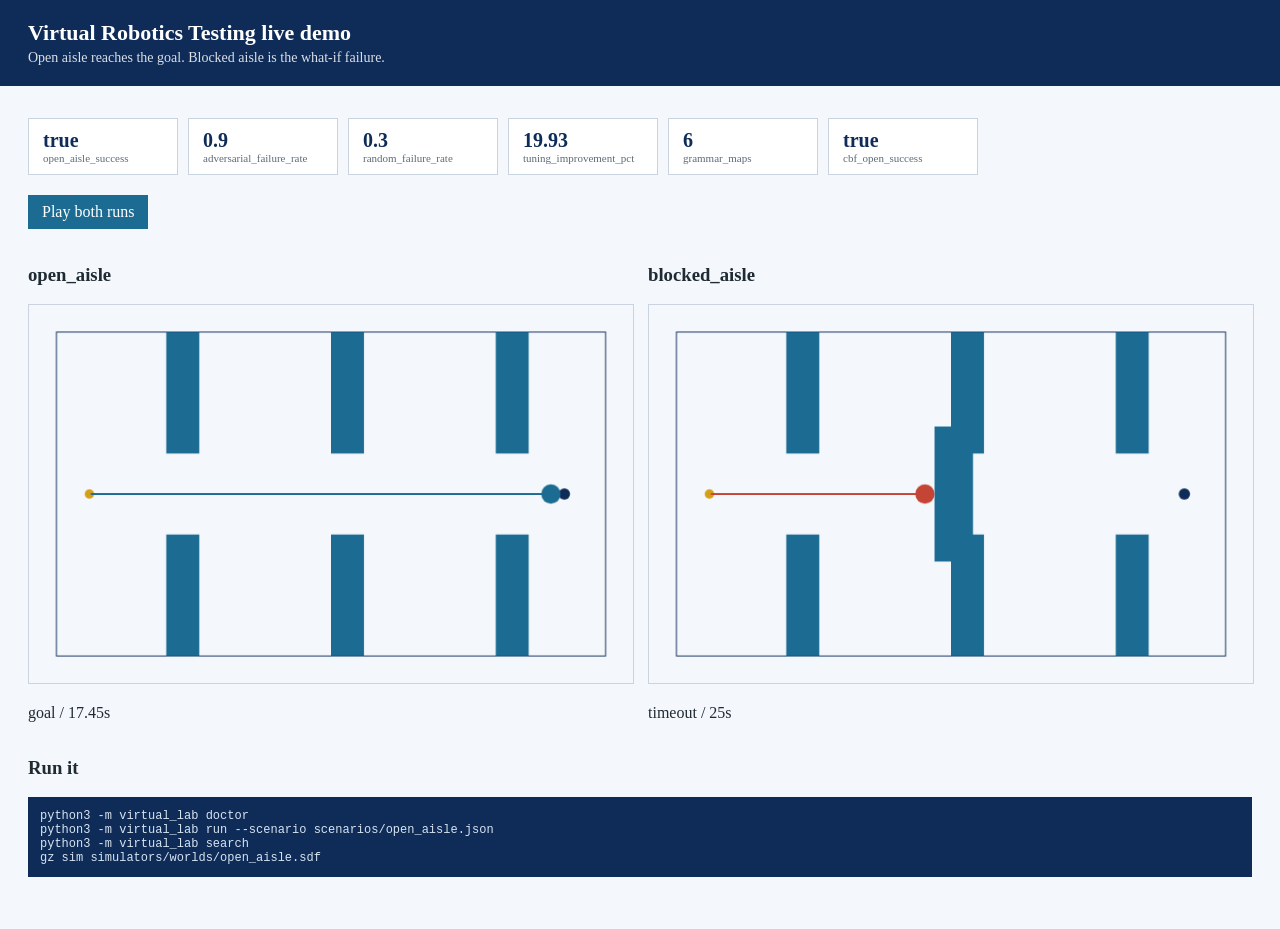
<file: docs/demo/index.html>
<!DOCTYPE html>
<html lang="en">
<head>
<meta charset="utf-8"/>
<title>VRTOP live demo</title>
<style>
  body { margin:0; font-family: Georgia, serif; background:#f4f7fb; color:#1f2a33; }
  header { background:#0f2c59; color:#fff; padding:20px 28px; }
  h1 { margin:0 0 4px; font-size:22px; }
  .sub { opacity:.85; font-size:14px; }
  .wrap { padding:20px 28px 40px; }
  .kpis { display:flex; gap:10px; flex-wrap:wrap; margin:12px 0 20px; }
  .card { background:#fff; border:1px solid #c9d4e0; padding:10px 14px; min-width:120px; }
  .v { font-size:20px; color:#0f2c59; font-weight:bold; }
  .l { font-size:11px; color:#5c6b7a; }
  .grid { display:grid; grid-template-columns:1fr 1fr; gap:16px; }
  canvas { width:100%; background:#fff; border:1px solid #c9d4e0; }
  button { background:#1b6b93; color:#fff; border:0; padding:8px 14px; cursor:pointer; font:inherit; }
  pre { background:#0f2c59; color:#d7e4f0; padding:12px; overflow:auto; font-size:12px; }
  @media (max-width: 900px) { .grid { grid-template-columns:1fr; } }
</style>
</head>
<body>
<header>
  <h1>Virtual Robotics Testing live demo</h1>
  <div class="sub">Open aisle reaches the goal. Blocked aisle is the what-if failure.</div>
</header>
<div class="wrap">
  <div class="kpis" id="kpis"></div>
  <p><button type="button" id="play">Play both runs</button></p>
  <div class="grid">
    <div><h3>open_aisle</h3><canvas id="c-open_aisle" width="640" height="400"></canvas><p id="s-open_aisle"></p></div>
    <div><h3>blocked_aisle</h3><canvas id="c-blocked_aisle" width="640" height="400"></canvas><p id="s-blocked_aisle"></p></div>
  </div>
  <h3>Run it</h3>
<pre>python3 -m virtual_lab doctor
python3 -m virtual_lab run --scenario scenarios/open_aisle.json
python3 -m virtual_lab search
gz sim simulators/worlds/open_aisle.sdf</pre>
</div>
<script>
const DATA = {"kpis": {"open_aisle_success": true, "adversarial_failure_rate": 0.9, "random_failure_rate": 0.3, "tuning_improvement_pct": 19.93, "grammar_maps": 6, "cbf_open_success": true}, "runs": {"open_aisle": {"summary": {"scenario": "open_aisle", "success": true, "outcome": "goal", "duration_s": 17.45, "path_length_m": 16.81, "min_clearance_m": 1.25, "min_barrier": 0.35, "violations": 0, "steps": 349, "throughput_items_per_hr": 206.3}, "width": 20, "height": 12, "radius": 0.35, "start": [1.2, 6.0], "goal": [18.5, 6.0], "obstacles": [[4.0, 0.0, 5.2, 4.5], [4.0, 7.5, 5.2, 12.0], [10.0, 0.0, 11.2, 4.5], [10.0, 7.5, 11.2, 12.0], [16.0, 0.0, 17.2, 4.5], [16.0, 7.5, 17.2, 12.0]], "path": [[1.25, 6.0], [1.4500000000000002, 6.0], [1.6500000000000004, 6.0], [1.8500000000000005, 6.0], [2.0500000000000003, 6.0], [2.2499999999999996, 6.0], [2.449999999999999, 6.0], [2.649999999999998, 6.0], [2.8499999999999974, 6.0], [3.0499999999999967, 6.0], [3.249999999999996, 6.0], [3.4499999999999953, 6.0], [3.6499999999999946, 6.0], [3.849999999999994, 6.0], [4.049999999999994, 6.0], [4.249999999999993, 6.0], [4.449999999999992, 6.0], [4.6499999999999915, 6.0], [4.849999999999991, 6.0], [5.04999999999999, 6.0], [5.249999999999989, 6.0], [5.449999999999989, 6.0], [5.649999999999988, 6.0], [5.849999999999987, 6.0], [6.0499999999999865, 6.0], [6.249999999999986, 6.0], [6.449999999999985, 6.0], [6.649999999999984, 6.0], [6.849999999999984, 6.0], [7.049999999999983, 6.0], [7.249999999999982, 6.0], [7.4499999999999815, 6.0], [7.649999999999981, 6.0], [7.84999999999998, 6.0], [8.04999999999998, 6.0], [8.249999999999982, 6.0], [8.449999999999985, 6.0], [8.649999999999988, 6.0], [8.84999999999999, 6.0], [9.049999999999994, 6.0], [9.249999999999996, 6.0], [9.45, 6.0], [9.650000000000002, 6.0], [9.850000000000005, 6.0], [10.050000000000008, 6.0], [10.25000000000001, 6.0], [10.450000000000014, 6.0], [10.650000000000016, 6.0], [10.85000000000002, 6.0], [11.050000000000022, 6.0], [11.250000000000025, 6.0], [11.450000000000028, 6.0], [11.65000000000003, 6.0], [11.850000000000033, 6.0], [12.050000000000036, 6.0], [12.250000000000039, 6.0], [12.450000000000042, 6.0], [12.650000000000045, 6.0], [12.850000000000048, 6.0], [13.05000000000005, 6.0], [13.250000000000053, 6.0], [13.450000000000056, 6.0], [13.650000000000059, 6.0], [13.850000000000062, 6.0], [14.050000000000065, 6.0], [14.250000000000068, 6.0], [14.45000000000007, 6.0], [14.650000000000073, 6.0], [14.850000000000076, 6.0], [15.050000000000079, 6.0], [15.250000000000082, 6.0], [15.450000000000085, 6.0], [15.650000000000087, 6.0], [15.85000000000009, 6.0], [16.050000000000093, 6.0], [16.250000000000096, 6.0], [16.4500000000001, 6.0], [16.6500000000001, 6.0], [16.850000000000104, 6.0], [17.050000000000104, 6.0], [17.233879691358112, 6.0], [17.39444094072032, 6.0], [17.534640843201984, 6.0], [17.657061494099683, 6.0], [17.763957543960885, 6.0], [17.85729772302494, 6.0], [17.93880109980099, 6.0], [18.009968741565856, 6.0]]}, "blocked_aisle": {"summary": {"scenario": "blocked_aisle", "success": false, "outcome": "timeout", "duration_s": 25.0, "path_length_m": 7.85, "min_clearance_m": 0.35, "min_barrier": -0.55, "violations": 354, "steps": 500, "throughput_items_per_hr": 0.0}, "width": 20, "height": 12, "radius": 0.35, "start": [1.2, 6.0], "goal": [18.5, 6.0], "obstacles": [[4.0, 0.0, 5.2, 4.5], [4.0, 7.5, 5.2, 12.0], [9.4, 3.5, 10.8, 8.5], [10.0, 0.0, 11.2, 4.5], [10.0, 7.5, 11.2, 12.0], [16.0, 0.0, 17.2, 4.5], [16.0, 7.5, 17.2, 12.0]], "path": [[1.25, 6.0], [1.5500000000000003, 6.0], [1.8500000000000005, 6.0], [2.15, 6.0], [2.449999999999999, 6.0], [2.749999999999998, 6.0], [3.0499999999999967, 6.0], [3.3499999999999956, 6.0], [3.6499999999999946, 6.0], [3.9499999999999935, 6.0], [4.249999999999993, 6.0], [4.549999999999992, 6.0], [4.849999999999991, 6.0], [5.14999999999999, 6.0], [5.449999999999989, 6.0], [5.749999999999988, 6.0], [6.0499999999999865, 6.0], [6.349999999999985, 6.0], [6.649999999999984, 6.0], [6.949999999999983, 6.0], [7.249999999999982, 6.0], [7.549999999999981, 6.0], [7.84999999999998, 6.0], [8.14999999999998, 6.0], [8.449999999999985, 6.0], [8.74999999999999, 6.0], [9.049999999999994, 6.0], [9.049999999999994, 6.0], [9.049999999999994, 6.0], [9.049999999999994, 6.0], [9.049999999999994, 6.0], [9.049999999999994, 6.0], [9.049999999999994, 6.0], [9.049999999999994, 6.0], [9.049999999999994, 6.0], [9.049999999999994, 6.0], [9.049999999999994, 6.0], [9.049999999999994, 6.0], [9.049999999999994, 6.0], [9.049999999999994, 6.0], [9.049999999999994, 6.0], [9.049999999999994, 6.0], [9.049999999999994, 6.0], [9.049999999999994, 6.0], [9.049999999999994, 6.0], [9.049999999999994, 6.0], [9.049999999999994, 6.0], [9.049999999999994, 6.0], [9.049999999999994, 6.0], [9.049999999999994, 6.0], [9.049999999999994, 6.0], [9.049999999999994, 6.0], [9.049999999999994, 6.0], [9.049999999999994, 6.0], [9.049999999999994, 6.0], [9.049999999999994, 6.0], [9.049999999999994, 6.0], [9.049999999999994, 6.0], [9.049999999999994, 6.0], [9.049999999999994, 6.0], [9.049999999999994, 6.0], [9.049999999999994, 6.0], [9.049999999999994, 6.0], [9.049999999999994, 6.0], [9.049999999999994, 6.0], [9.049999999999994, 6.0], [9.049999999999994, 6.0], [9.049999999999994, 6.0], [9.049999999999994, 6.0], [9.049999999999994, 6.0], [9.049999999999994, 6.0], [9.049999999999994, 6.0], [9.049999999999994, 6.0], [9.049999999999994, 6.0], [9.049999999999994, 6.0], [9.049999999999994, 6.0], [9.049999999999994, 6.0], [9.049999999999994, 6.0], [9.049999999999994, 6.0], [9.049999999999994, 6.0], [9.049999999999994, 6.0], [9.049999999999994, 6.0], [9.049999999999994, 6.0], [9.049999999999994, 6.0]]}}, "worlds": {"open_aisle": "/workspace/simulators/worlds/open_aisle.sdf", "blocked_aisle": "/workspace/simulators/worlds/blocked_aisle.sdf"}};
function kpi() {
  const box = document.getElementById('kpis');
  Object.entries(DATA.kpis || {}).forEach(([k,v]) => {
    const d = document.createElement('div');
    d.className = 'card';
    d.innerHTML = '<div class="v">'+v+'</div><div class="l">'+k+'</div>';
    box.appendChild(d);
  });
}
function draw(name, t) {
  const run = DATA.runs[name];
  const c = document.getElementById('c-'+name);
  const ctx = c.getContext('2d');
  const sx = c.width / (run.width + 2);
  const sy = c.height / (run.height + 2);
  const X = x => (x+1)*sx;
  const Y = y => c.height - (y+1)*sy;
  ctx.clearRect(0,0,c.width,c.height);
  ctx.fillStyle = '#f4f7fb';
  ctx.fillRect(0,0,c.width,c.height);
  ctx.strokeStyle = '#0f2c59';
  ctx.strokeRect(X(0), Y(run.height), run.width*sx, run.height*sy);
  ctx.fillStyle = '#1b6b93';
  run.obstacles.forEach(b => {
    ctx.fillRect(X(b[0]), Y(b[3]), (b[2]-b[0])*sx, (b[3]-b[1])*sy);
  });
  ctx.fillStyle = '#d4a017';
  ctx.beginPath(); ctx.arc(X(run.start[0]), Y(run.start[1]), 5, 0, 7); ctx.fill();
  ctx.fillStyle = '#0f2c59';
  ctx.beginPath(); ctx.arc(X(run.goal[0]), Y(run.goal[1]), 6, 0, 7); ctx.fill();
  const n = Math.max(1, Math.floor(run.path.length * t));
  ctx.strokeStyle = run.summary.success ? '#1b6b93' : '#c44536';
  ctx.lineWidth = 2;
  ctx.beginPath();
  run.path.slice(0,n).forEach((p,i) => i?ctx.lineTo(X(p[0]),Y(p[1])):ctx.moveTo(X(p[0]),Y(p[1])));
  ctx.stroke();
  if (n) {
    const p = run.path[n-1];
    ctx.beginPath(); ctx.arc(X(p[0]), Y(p[1]), run.radius*sx, 0, 7); ctx.fillStyle = ctx.strokeStyle; ctx.fill();
  }
  document.getElementById('s-'+name).textContent = run.summary.outcome+' / '+run.summary.duration_s+'s';
}
function play() {
  const t0 = performance.now();
  function frame(now) {
    const t = Math.min(1, (now-t0)/2800);
    draw('open_aisle', t);
    draw('blocked_aisle', t);
    if (t<1) requestAnimationFrame(frame);
  }
  requestAnimationFrame(frame);
}
kpi();
draw('open_aisle', 1);
draw('blocked_aisle', 1);
document.getElementById('play').onclick = play;
</script>
</body></html>
</file>
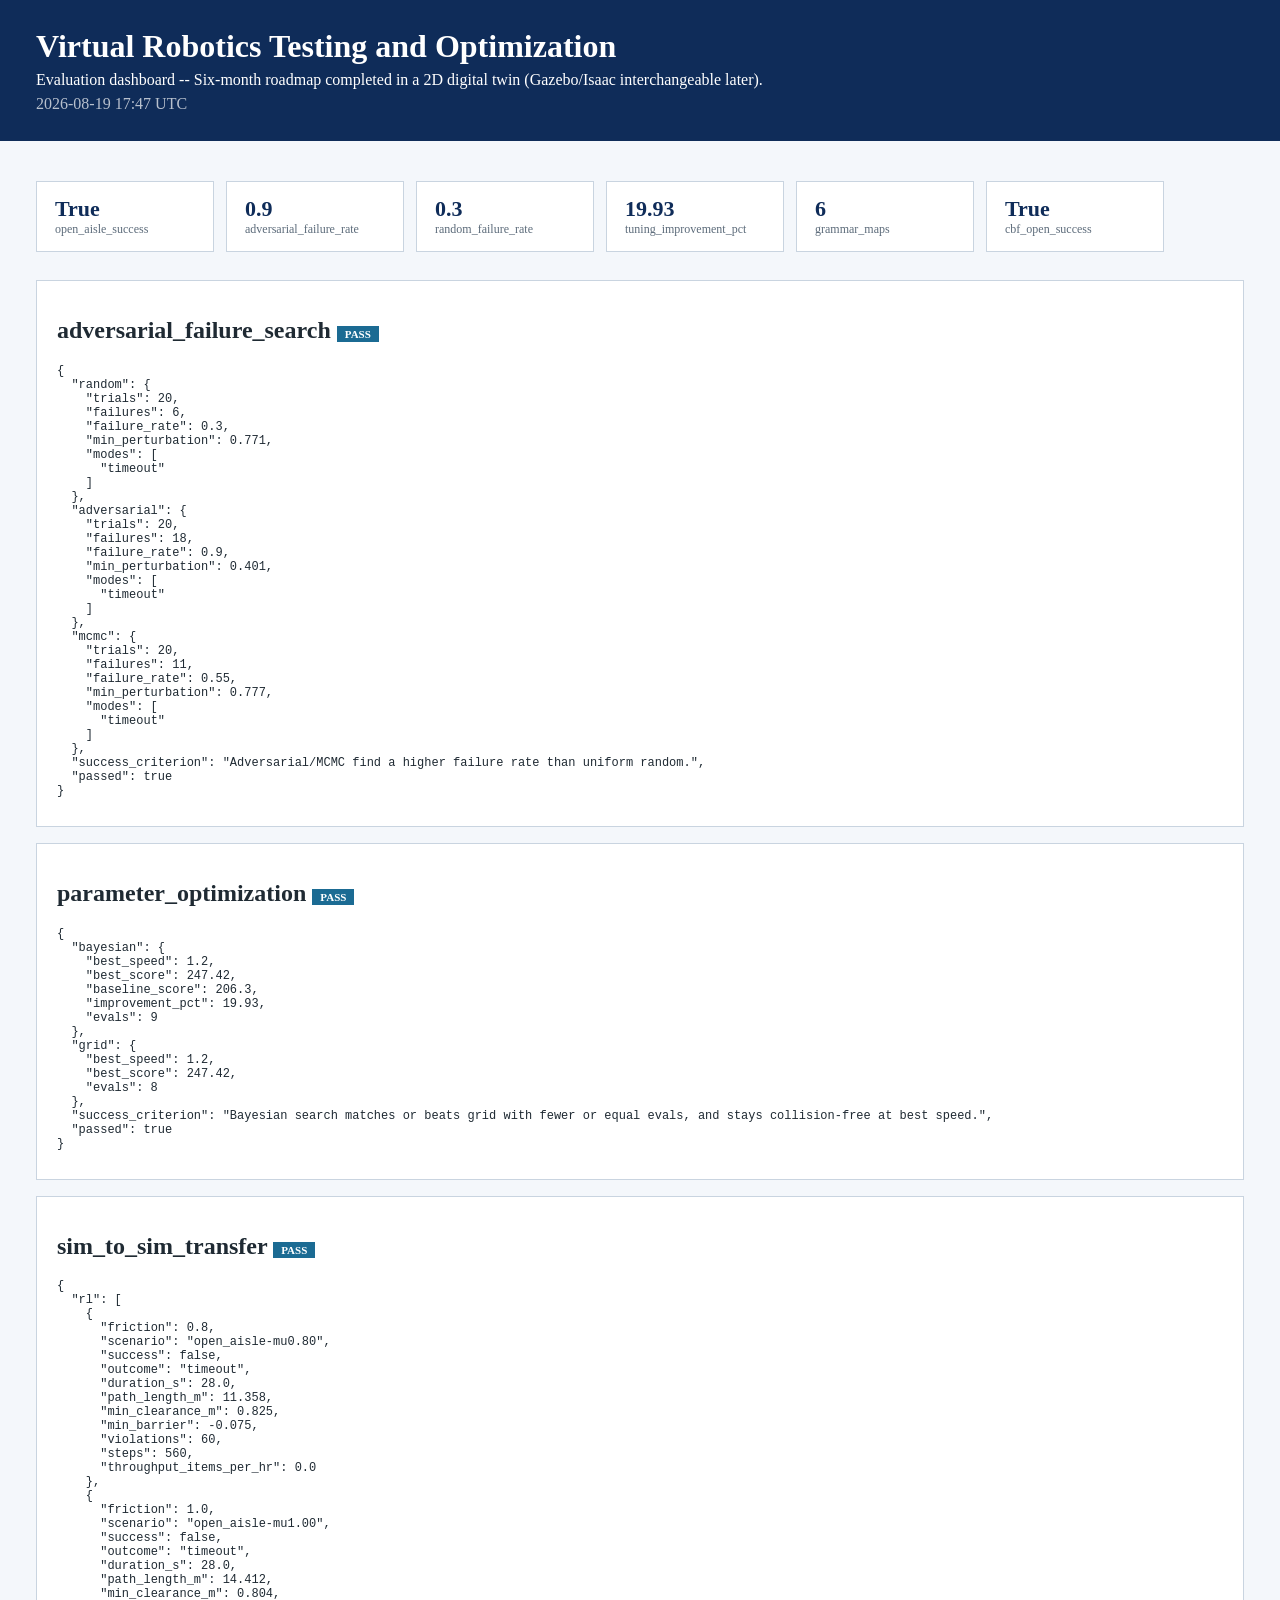
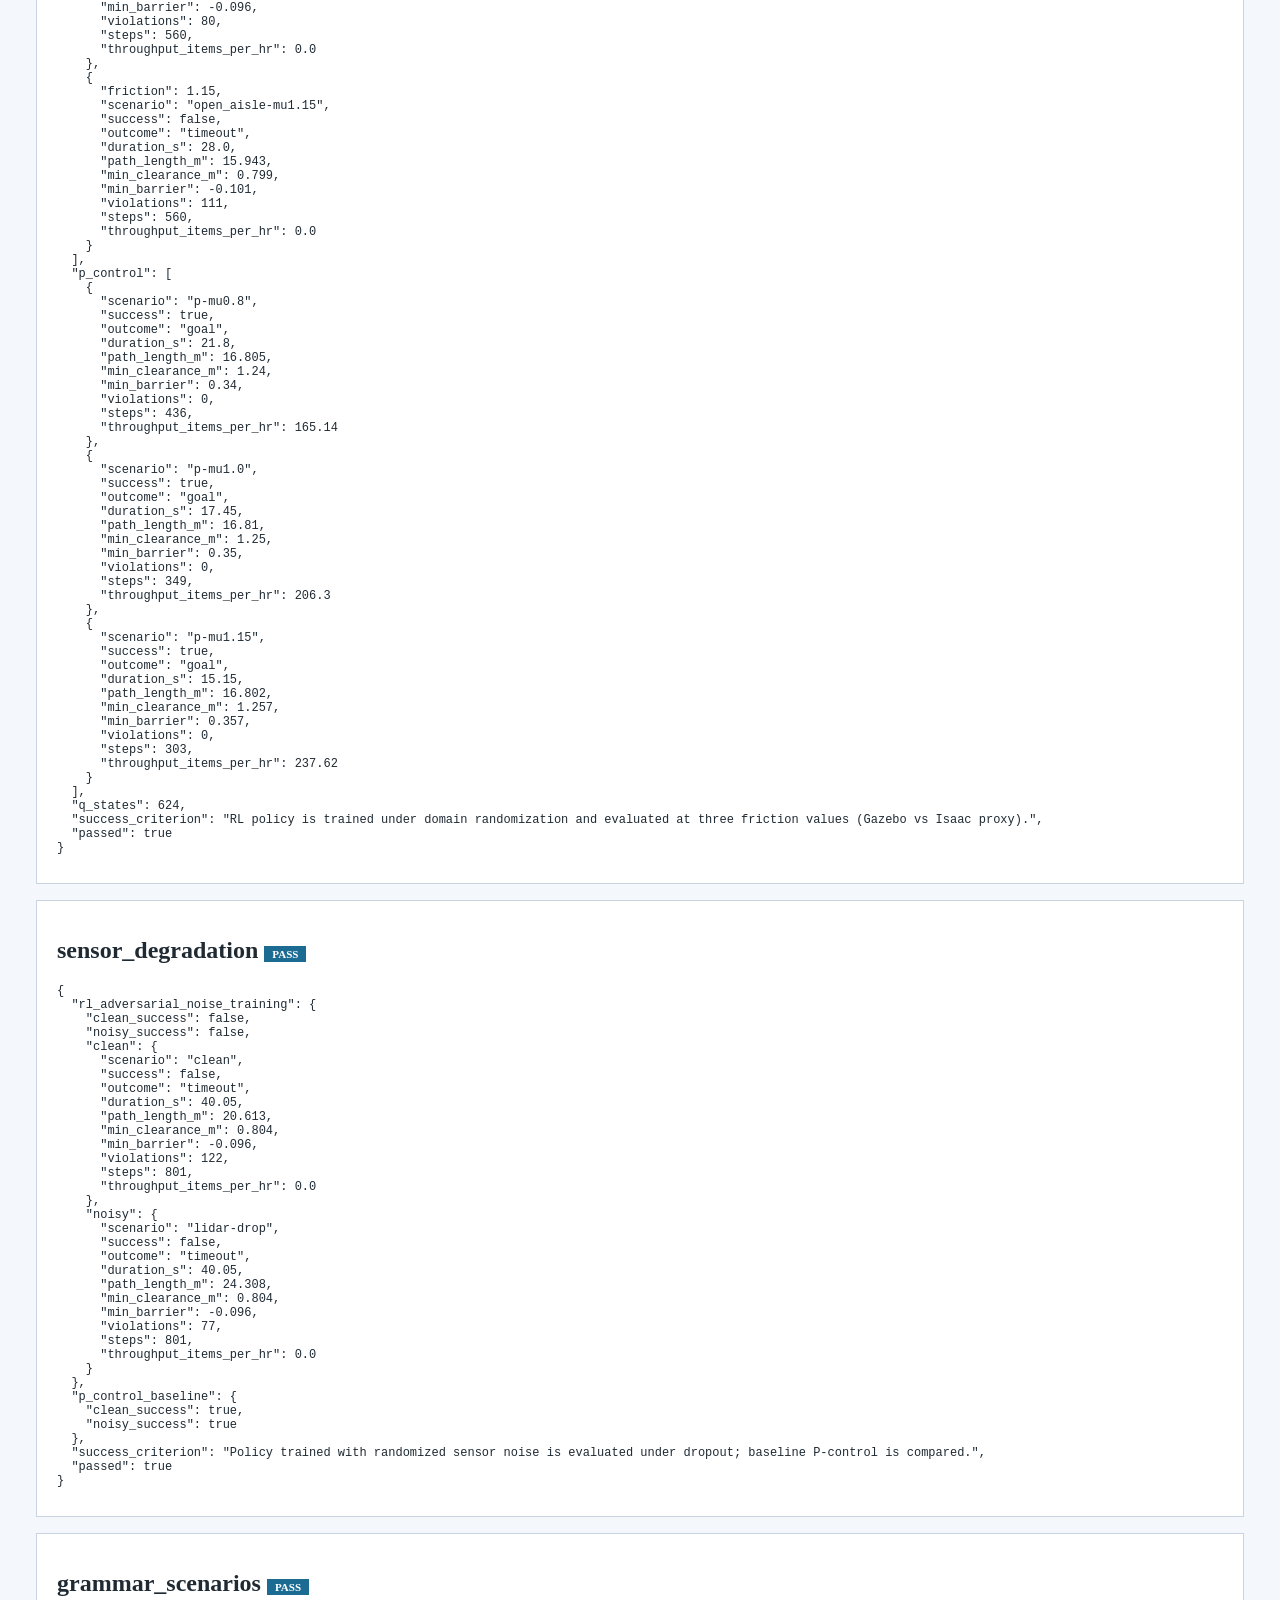
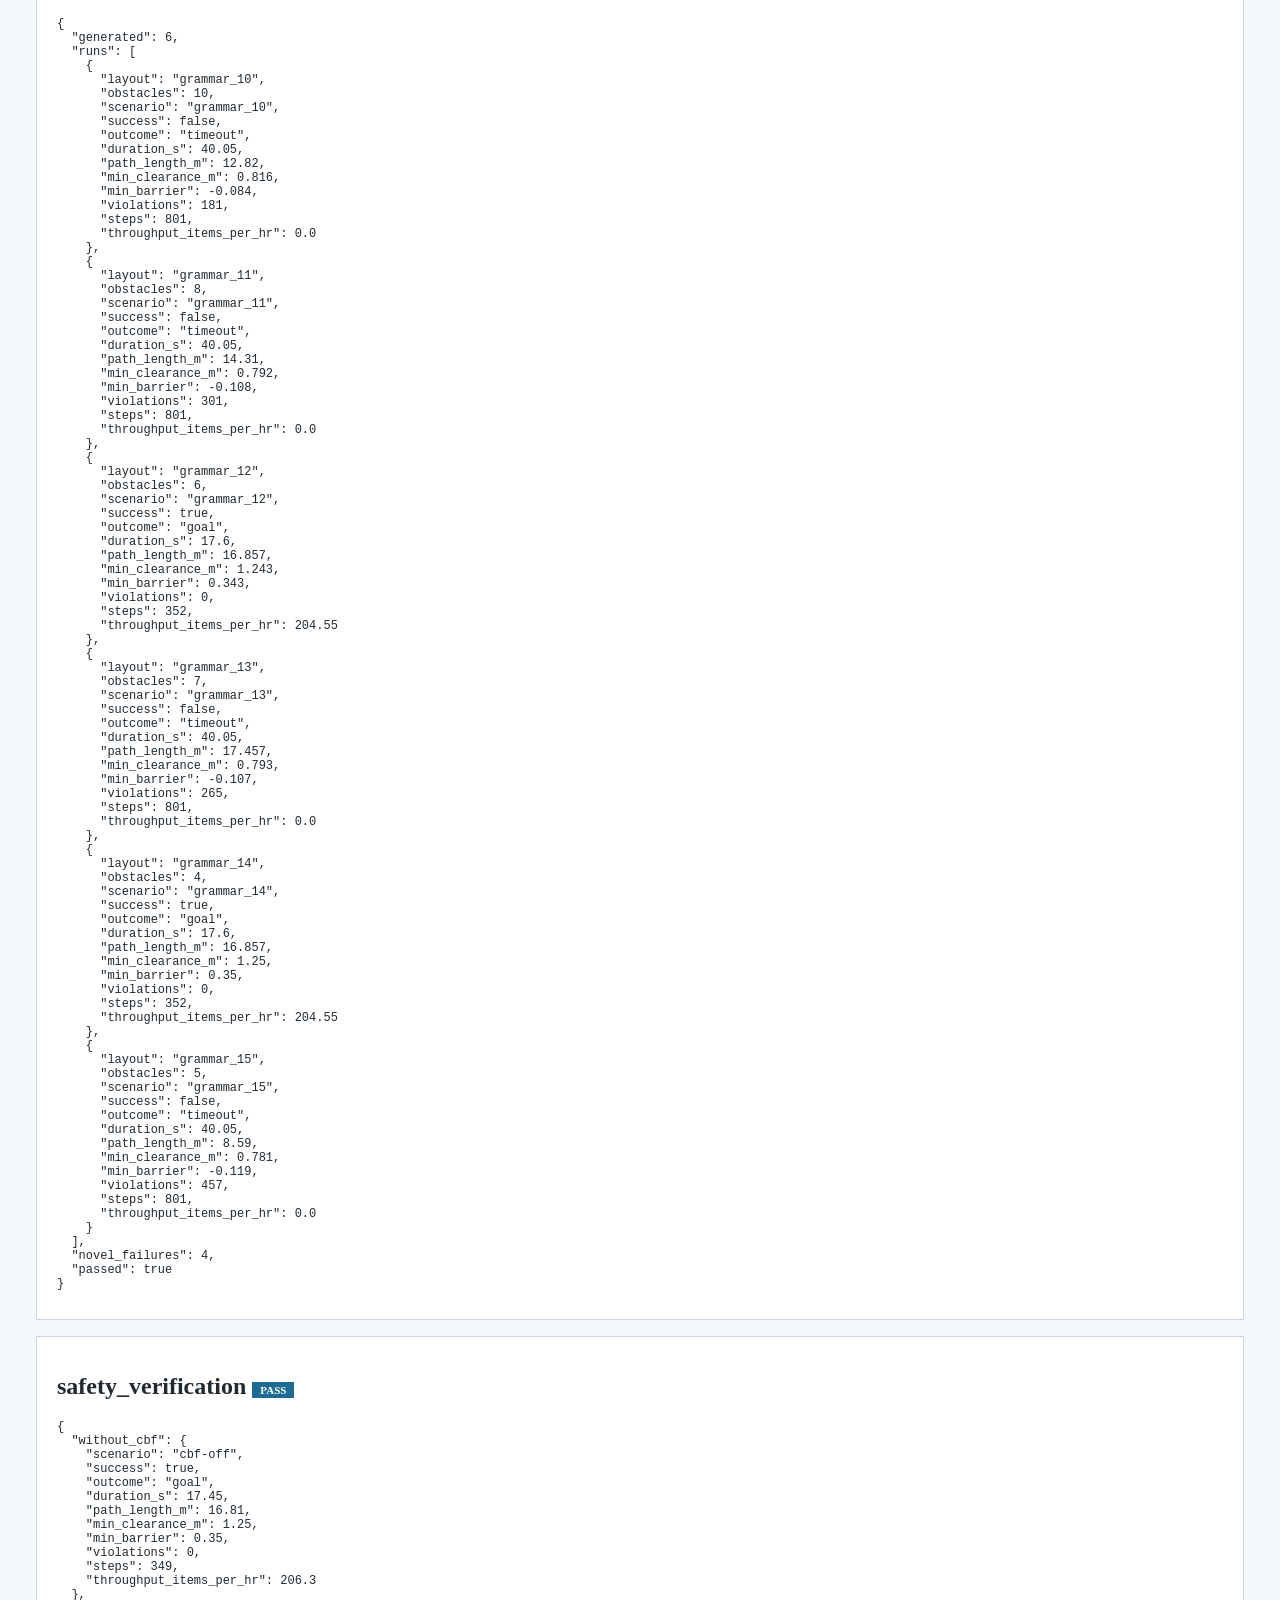
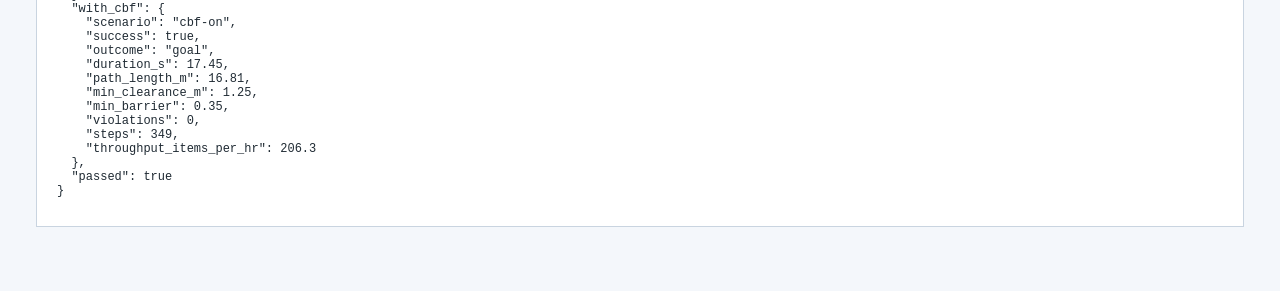
<file: docs/evaluation/dashboard.html>
<!DOCTYPE html>
<html lang="en"><head><meta charset="utf-8"/>
<title>Virtual lab dashboard</title>
<style>
 body { font-family: Georgia, serif; margin: 0; background: #f4f7fb; color: #1f2a33; }
 header { background: #0f2c59; color: #fff; padding: 28px 36px; }
 h1 { margin: 0 0 6px; }
 .wrap { padding: 24px 36px 48px; }
 .row { display: flex; flex-wrap: wrap; gap: 12px; margin: 16px 0 28px; }
 .card { background: #fff; border: 1px solid #c9d4e0; padding: 14px 18px; min-width: 140px; }
 .v { font-size: 22px; font-weight: bold; color: #0f2c59; }
 .l { font-size: 12px; color: #5c6b7a; }
 section { background: #fff; border: 1px solid #c9d4e0; padding: 16px 20px; margin-bottom: 16px; }
 pre { white-space: pre-wrap; font-size: 12px; }
 .tag { background: #1b6b93; color: #fff; font-size: 11px; padding: 2px 8px; }
</style></head>
<body>
<header>
  <h1>Virtual Robotics Testing and Optimization</h1>
  <div>Evaluation dashboard -- Six-month roadmap completed in a 2D digital twin (Gazebo/Isaac interchangeable later).</div>
  <div style="opacity:.7;margin-top:6px">2026-08-19 17:47 UTC</div>
</header>
<div class="wrap">
  <div class="row"><div class="card"><div class="v">True</div><div class="l">open_aisle_success</div></div><div class="card"><div class="v">0.9</div><div class="l">adversarial_failure_rate</div></div><div class="card"><div class="v">0.3</div><div class="l">random_failure_rate</div></div><div class="card"><div class="v">19.93</div><div class="l">tuning_improvement_pct</div></div><div class="card"><div class="v">6</div><div class="l">grammar_maps</div></div><div class="card"><div class="v">True</div><div class="l">cbf_open_success</div></div></div>
  <section><h2>adversarial_failure_search <span class='tag'>PASS</span></h2><pre>{
  &quot;random&quot;: {
    &quot;trials&quot;: 20,
    &quot;failures&quot;: 6,
    &quot;failure_rate&quot;: 0.3,
    &quot;min_perturbation&quot;: 0.771,
    &quot;modes&quot;: [
      &quot;timeout&quot;
    ]
  },
  &quot;adversarial&quot;: {
    &quot;trials&quot;: 20,
    &quot;failures&quot;: 18,
    &quot;failure_rate&quot;: 0.9,
    &quot;min_perturbation&quot;: 0.401,
    &quot;modes&quot;: [
      &quot;timeout&quot;
    ]
  },
  &quot;mcmc&quot;: {
    &quot;trials&quot;: 20,
    &quot;failures&quot;: 11,
    &quot;failure_rate&quot;: 0.55,
    &quot;min_perturbation&quot;: 0.777,
    &quot;modes&quot;: [
      &quot;timeout&quot;
    ]
  },
  &quot;success_criterion&quot;: &quot;Adversarial/MCMC find a higher failure rate than uniform random.&quot;,
  &quot;passed&quot;: true
}</pre></section><section><h2>parameter_optimization <span class='tag'>PASS</span></h2><pre>{
  &quot;bayesian&quot;: {
    &quot;best_speed&quot;: 1.2,
    &quot;best_score&quot;: 247.42,
    &quot;baseline_score&quot;: 206.3,
    &quot;improvement_pct&quot;: 19.93,
    &quot;evals&quot;: 9
  },
  &quot;grid&quot;: {
    &quot;best_speed&quot;: 1.2,
    &quot;best_score&quot;: 247.42,
    &quot;evals&quot;: 8
  },
  &quot;success_criterion&quot;: &quot;Bayesian search matches or beats grid with fewer or equal evals, and stays collision-free at best speed.&quot;,
  &quot;passed&quot;: true
}</pre></section><section><h2>sim_to_sim_transfer <span class='tag'>PASS</span></h2><pre>{
  &quot;rl&quot;: [
    {
      &quot;friction&quot;: 0.8,
      &quot;scenario&quot;: &quot;open_aisle-mu0.80&quot;,
      &quot;success&quot;: false,
      &quot;outcome&quot;: &quot;timeout&quot;,
      &quot;duration_s&quot;: 28.0,
      &quot;path_length_m&quot;: 11.358,
      &quot;min_clearance_m&quot;: 0.825,
      &quot;min_barrier&quot;: -0.075,
      &quot;violations&quot;: 60,
      &quot;steps&quot;: 560,
      &quot;throughput_items_per_hr&quot;: 0.0
    },
    {
      &quot;friction&quot;: 1.0,
      &quot;scenario&quot;: &quot;open_aisle-mu1.00&quot;,
      &quot;success&quot;: false,
      &quot;outcome&quot;: &quot;timeout&quot;,
      &quot;duration_s&quot;: 28.0,
      &quot;path_length_m&quot;: 14.412,
      &quot;min_clearance_m&quot;: 0.804,
      &quot;min_barrier&quot;: -0.096,
      &quot;violations&quot;: 80,
      &quot;steps&quot;: 560,
      &quot;throughput_items_per_hr&quot;: 0.0
    },
    {
      &quot;friction&quot;: 1.15,
      &quot;scenario&quot;: &quot;open_aisle-mu1.15&quot;,
      &quot;success&quot;: false,
      &quot;outcome&quot;: &quot;timeout&quot;,
      &quot;duration_s&quot;: 28.0,
      &quot;path_length_m&quot;: 15.943,
      &quot;min_clearance_m&quot;: 0.799,
      &quot;min_barrier&quot;: -0.101,
      &quot;violations&quot;: 111,
      &quot;steps&quot;: 560,
      &quot;throughput_items_per_hr&quot;: 0.0
    }
  ],
  &quot;p_control&quot;: [
    {
      &quot;scenario&quot;: &quot;p-mu0.8&quot;,
      &quot;success&quot;: true,
      &quot;outcome&quot;: &quot;goal&quot;,
      &quot;duration_s&quot;: 21.8,
      &quot;path_length_m&quot;: 16.805,
      &quot;min_clearance_m&quot;: 1.24,
      &quot;min_barrier&quot;: 0.34,
      &quot;violations&quot;: 0,
      &quot;steps&quot;: 436,
      &quot;throughput_items_per_hr&quot;: 165.14
    },
    {
      &quot;scenario&quot;: &quot;p-mu1.0&quot;,
      &quot;success&quot;: true,
      &quot;outcome&quot;: &quot;goal&quot;,
      &quot;duration_s&quot;: 17.45,
      &quot;path_length_m&quot;: 16.81,
      &quot;min_clearance_m&quot;: 1.25,
      &quot;min_barrier&quot;: 0.35,
      &quot;violations&quot;: 0,
      &quot;steps&quot;: 349,
      &quot;throughput_items_per_hr&quot;: 206.3
    },
    {
      &quot;scenario&quot;: &quot;p-mu1.15&quot;,
      &quot;success&quot;: true,
      &quot;outcome&quot;: &quot;goal&quot;,
      &quot;duration_s&quot;: 15.15,
      &quot;path_length_m&quot;: 16.802,
      &quot;min_clearance_m&quot;: 1.257,
      &quot;min_barrier&quot;: 0.357,
      &quot;violations&quot;: 0,
      &quot;steps&quot;: 303,
      &quot;throughput_items_per_hr&quot;: 237.62
    }
  ],
  &quot;q_states&quot;: 624,
  &quot;success_criterion&quot;: &quot;RL policy is trained under domain randomization and evaluated at three friction values (Gazebo vs Isaac proxy).&quot;,
  &quot;passed&quot;: true
}</pre></section><section><h2>sensor_degradation <span class='tag'>PASS</span></h2><pre>{
  &quot;rl_adversarial_noise_training&quot;: {
    &quot;clean_success&quot;: false,
    &quot;noisy_success&quot;: false,
    &quot;clean&quot;: {
      &quot;scenario&quot;: &quot;clean&quot;,
      &quot;success&quot;: false,
      &quot;outcome&quot;: &quot;timeout&quot;,
      &quot;duration_s&quot;: 40.05,
      &quot;path_length_m&quot;: 20.613,
      &quot;min_clearance_m&quot;: 0.804,
      &quot;min_barrier&quot;: -0.096,
      &quot;violations&quot;: 122,
      &quot;steps&quot;: 801,
      &quot;throughput_items_per_hr&quot;: 0.0
    },
    &quot;noisy&quot;: {
      &quot;scenario&quot;: &quot;lidar-drop&quot;,
      &quot;success&quot;: false,
      &quot;outcome&quot;: &quot;timeout&quot;,
      &quot;duration_s&quot;: 40.05,
      &quot;path_length_m&quot;: 24.308,
      &quot;min_clearance_m&quot;: 0.804,
      &quot;min_barrier&quot;: -0.096,
      &quot;violations&quot;: 77,
      &quot;steps&quot;: 801,
      &quot;throughput_items_per_hr&quot;: 0.0
    }
  },
  &quot;p_control_baseline&quot;: {
    &quot;clean_success&quot;: true,
    &quot;noisy_success&quot;: true
  },
  &quot;success_criterion&quot;: &quot;Policy trained with randomized sensor noise is evaluated under dropout; baseline P-control is compared.&quot;,
  &quot;passed&quot;: true
}</pre></section><section><h2>grammar_scenarios <span class='tag'>PASS</span></h2><pre>{
  &quot;generated&quot;: 6,
  &quot;runs&quot;: [
    {
      &quot;layout&quot;: &quot;grammar_10&quot;,
      &quot;obstacles&quot;: 10,
      &quot;scenario&quot;: &quot;grammar_10&quot;,
      &quot;success&quot;: false,
      &quot;outcome&quot;: &quot;timeout&quot;,
      &quot;duration_s&quot;: 40.05,
      &quot;path_length_m&quot;: 12.82,
      &quot;min_clearance_m&quot;: 0.816,
      &quot;min_barrier&quot;: -0.084,
      &quot;violations&quot;: 181,
      &quot;steps&quot;: 801,
      &quot;throughput_items_per_hr&quot;: 0.0
    },
    {
      &quot;layout&quot;: &quot;grammar_11&quot;,
      &quot;obstacles&quot;: 8,
      &quot;scenario&quot;: &quot;grammar_11&quot;,
      &quot;success&quot;: false,
      &quot;outcome&quot;: &quot;timeout&quot;,
      &quot;duration_s&quot;: 40.05,
      &quot;path_length_m&quot;: 14.31,
      &quot;min_clearance_m&quot;: 0.792,
      &quot;min_barrier&quot;: -0.108,
      &quot;violations&quot;: 301,
      &quot;steps&quot;: 801,
      &quot;throughput_items_per_hr&quot;: 0.0
    },
    {
      &quot;layout&quot;: &quot;grammar_12&quot;,
      &quot;obstacles&quot;: 6,
      &quot;scenario&quot;: &quot;grammar_12&quot;,
      &quot;success&quot;: true,
      &quot;outcome&quot;: &quot;goal&quot;,
      &quot;duration_s&quot;: 17.6,
      &quot;path_length_m&quot;: 16.857,
      &quot;min_clearance_m&quot;: 1.243,
      &quot;min_barrier&quot;: 0.343,
      &quot;violations&quot;: 0,
      &quot;steps&quot;: 352,
      &quot;throughput_items_per_hr&quot;: 204.55
    },
    {
      &quot;layout&quot;: &quot;grammar_13&quot;,
      &quot;obstacles&quot;: 7,
      &quot;scenario&quot;: &quot;grammar_13&quot;,
      &quot;success&quot;: false,
      &quot;outcome&quot;: &quot;timeout&quot;,
      &quot;duration_s&quot;: 40.05,
      &quot;path_length_m&quot;: 17.457,
      &quot;min_clearance_m&quot;: 0.793,
      &quot;min_barrier&quot;: -0.107,
      &quot;violations&quot;: 265,
      &quot;steps&quot;: 801,
      &quot;throughput_items_per_hr&quot;: 0.0
    },
    {
      &quot;layout&quot;: &quot;grammar_14&quot;,
      &quot;obstacles&quot;: 4,
      &quot;scenario&quot;: &quot;grammar_14&quot;,
      &quot;success&quot;: true,
      &quot;outcome&quot;: &quot;goal&quot;,
      &quot;duration_s&quot;: 17.6,
      &quot;path_length_m&quot;: 16.857,
      &quot;min_clearance_m&quot;: 1.25,
      &quot;min_barrier&quot;: 0.35,
      &quot;violations&quot;: 0,
      &quot;steps&quot;: 352,
      &quot;throughput_items_per_hr&quot;: 204.55
    },
    {
      &quot;layout&quot;: &quot;grammar_15&quot;,
      &quot;obstacles&quot;: 5,
      &quot;scenario&quot;: &quot;grammar_15&quot;,
      &quot;success&quot;: false,
      &quot;outcome&quot;: &quot;timeout&quot;,
      &quot;duration_s&quot;: 40.05,
      &quot;path_length_m&quot;: 8.59,
      &quot;min_clearance_m&quot;: 0.781,
      &quot;min_barrier&quot;: -0.119,
      &quot;violations&quot;: 457,
      &quot;steps&quot;: 801,
      &quot;throughput_items_per_hr&quot;: 0.0
    }
  ],
  &quot;novel_failures&quot;: 4,
  &quot;passed&quot;: true
}</pre></section><section><h2>safety_verification <span class='tag'>PASS</span></h2><pre>{
  &quot;without_cbf&quot;: {
    &quot;scenario&quot;: &quot;cbf-off&quot;,
    &quot;success&quot;: true,
    &quot;outcome&quot;: &quot;goal&quot;,
    &quot;duration_s&quot;: 17.45,
    &quot;path_length_m&quot;: 16.81,
    &quot;min_clearance_m&quot;: 1.25,
    &quot;min_barrier&quot;: 0.35,
    &quot;violations&quot;: 0,
    &quot;steps&quot;: 349,
    &quot;throughput_items_per_hr&quot;: 206.3
  },
  &quot;with_cbf&quot;: {
    &quot;scenario&quot;: &quot;cbf-on&quot;,
    &quot;success&quot;: true,
    &quot;outcome&quot;: &quot;goal&quot;,
    &quot;duration_s&quot;: 17.45,
    &quot;path_length_m&quot;: 16.81,
    &quot;min_clearance_m&quot;: 1.25,
    &quot;min_barrier&quot;: 0.35,
    &quot;violations&quot;: 0,
    &quot;steps&quot;: 349,
    &quot;throughput_items_per_hr&quot;: 206.3
  },
  &quot;passed&quot;: true
}</pre></section>
</div>
</body></html>
</file>
